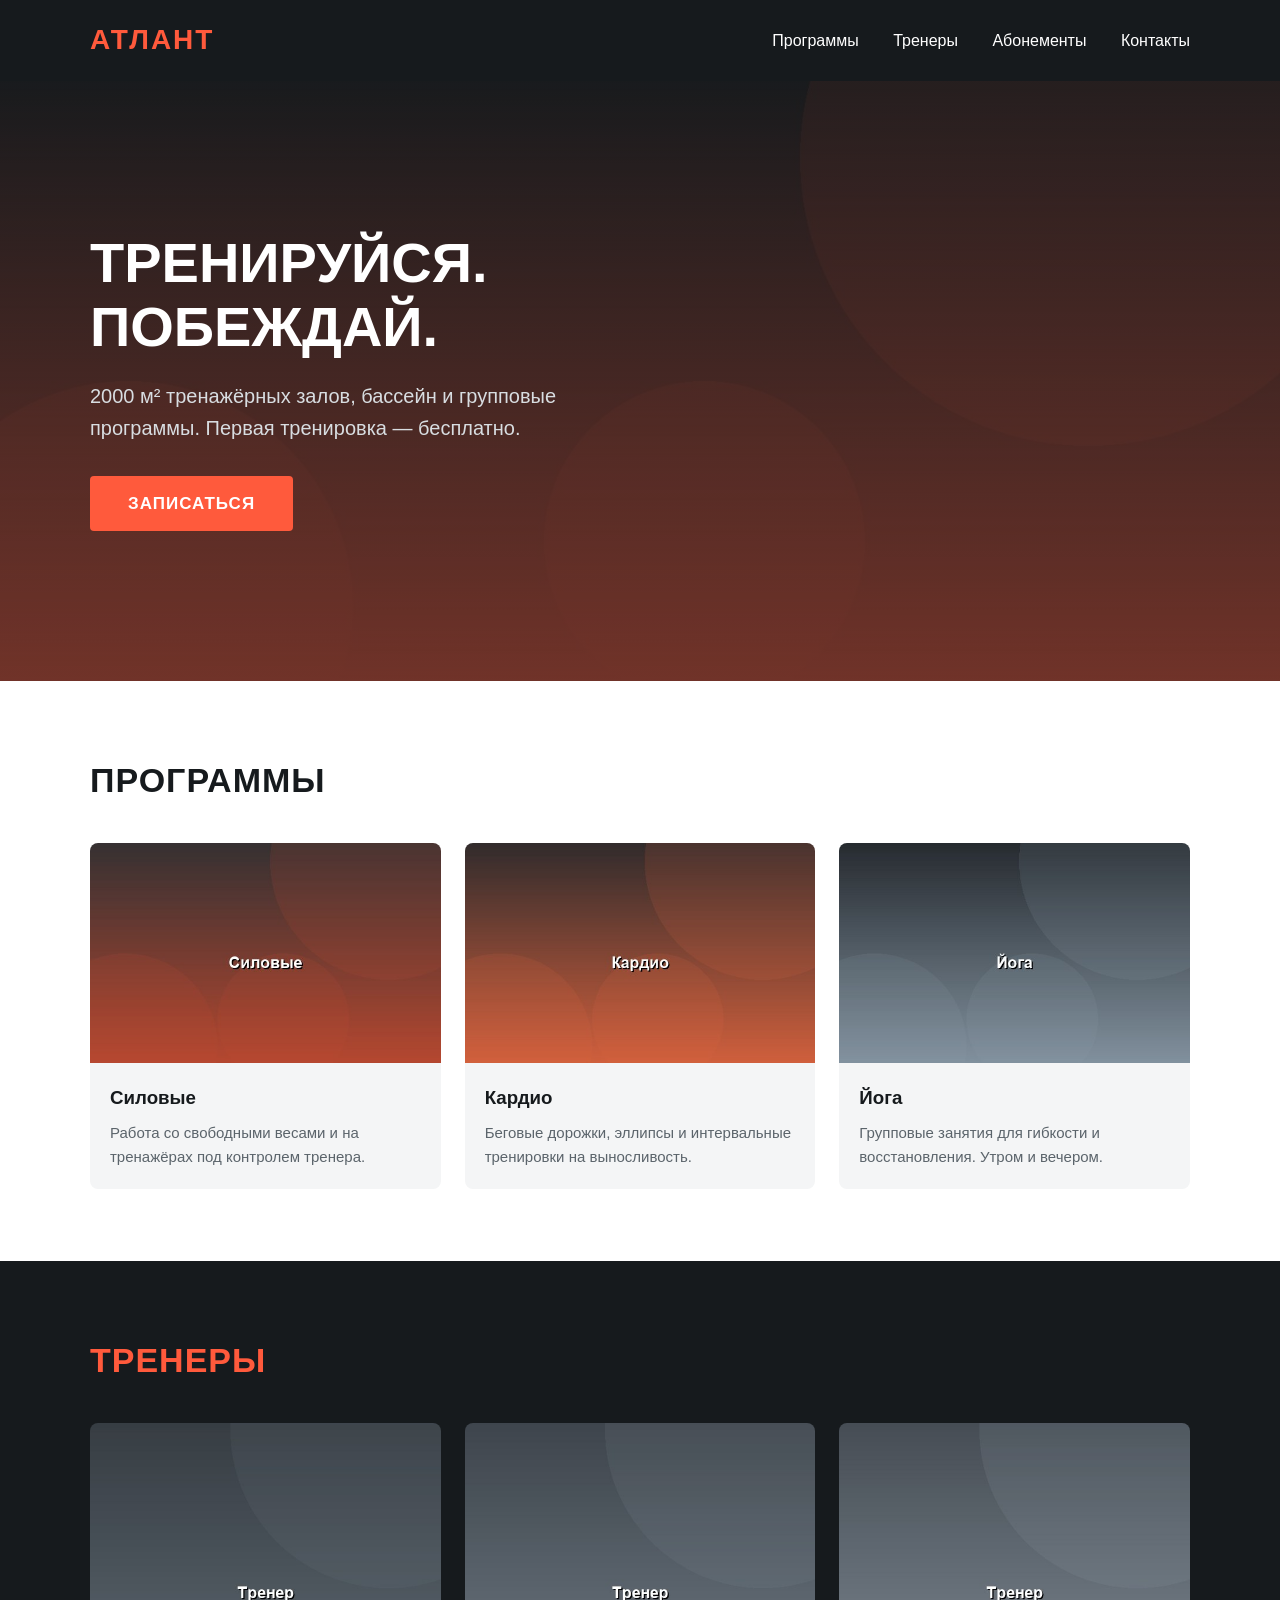
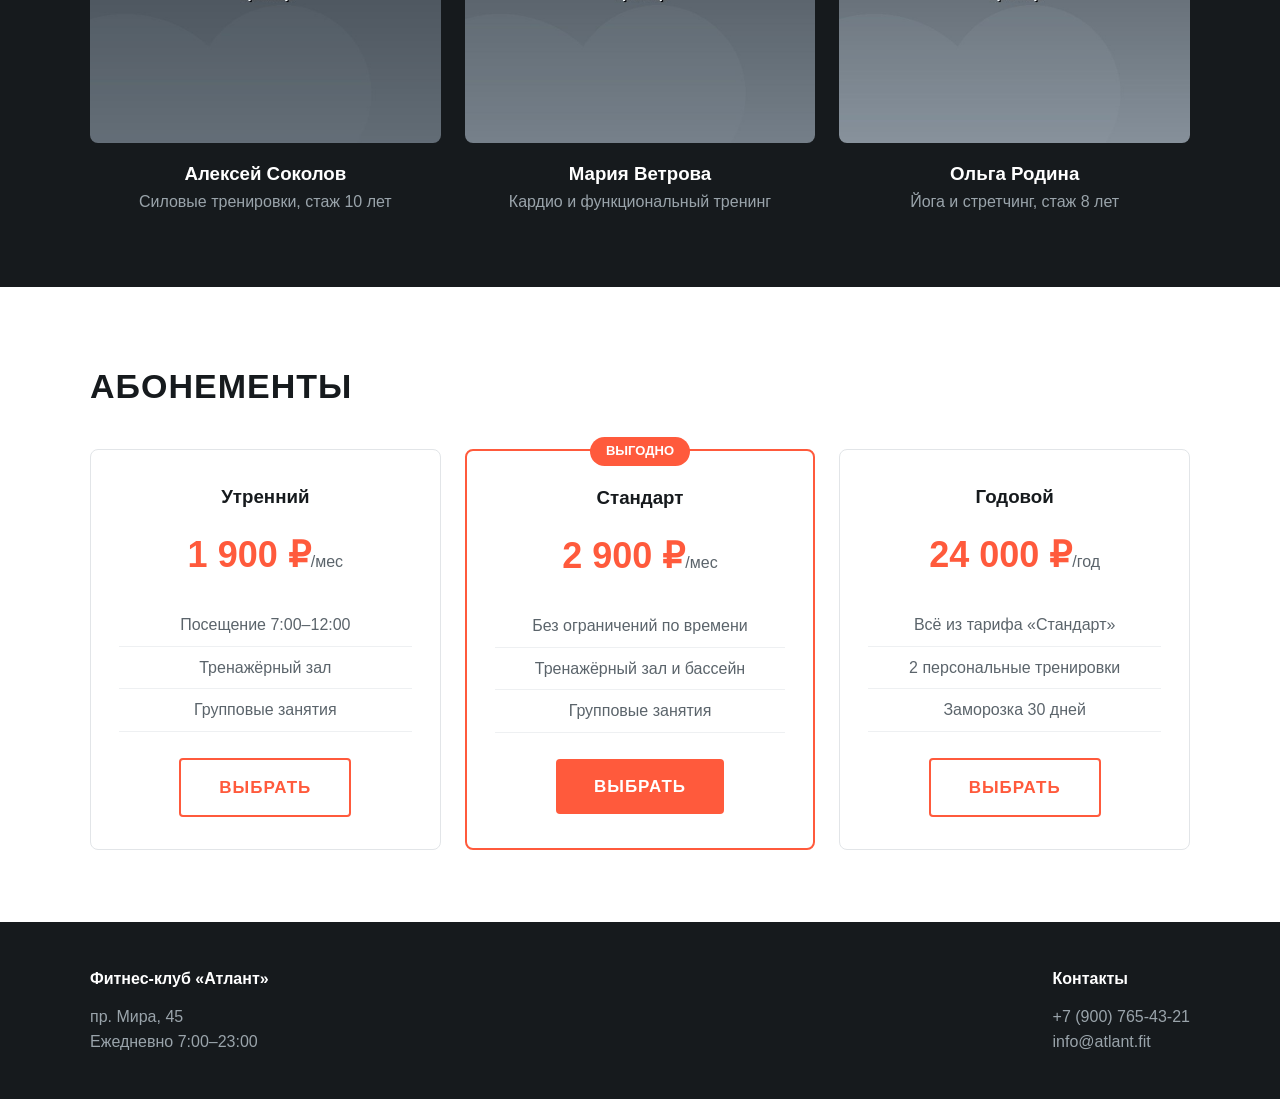
<file: index.html>
<!DOCTYPE html>
<html lang="ru">
<head>
<meta charset="UTF-8">
<meta name="viewport" content="width=device-width, initial-scale=1.0">
<title>Фитнес-клуб «Атлант»</title>
<link rel="stylesheet" href="style.css">
</head>
<body>

<header class="header">
  <div class="container header-inner">
    <a href="#" class="logo">Атлант</a>
    <nav class="nav">
      <a href="#programs">Программы</a>
      <a href="#trainers">Тренеры</a>
      <a href="#prices">Абонементы</a>
      <a href="#contacts">Контакты</a>
    </nav>
  </div>
</header>

<section class="hero">
  <div class="container">
    <h1>Тренируйся.<br>Побеждай.</h1>
    <p>2000 м² тренажёрных залов, бассейн и групповые программы. Первая тренировка — бесплатно.</p>
    <a href="#prices" class="btn">Записаться</a>
  </div>
</section>

<section class="section" id="programs">
  <div class="container">
    <h2>Программы</h2>
    <div class="cards">
      <article class="card">
        <img src="strength.jpg" alt="Силовые тренировки">
        <div class="card-body">
          <h3>Силовые</h3>
          <p>Работа со свободными весами и на тренажёрах под контролем тренера.</p>
        </div>
      </article>
      <article class="card">
        <img src="cardio.jpg" alt="Кардиотренировки">
        <div class="card-body">
          <h3>Кардио</h3>
          <p>Беговые дорожки, эллипсы и интервальные тренировки на выносливость.</p>
        </div>
      </article>
      <article class="card">
        <img src="yoga.jpg" alt="Йога">
        <div class="card-body">
          <h3>Йога</h3>
          <p>Групповые занятия для гибкости и восстановления. Утром и вечером.</p>
        </div>
      </article>
    </div>
  </div>
</section>

<section class="section section-dark" id="trainers">
  <div class="container">
    <h2>Тренеры</h2>
    <div class="cards">
      <article class="trainer">
        <img src="trainer1.jpg" alt="Тренер Алексей Соколов">
        <h3>Алексей Соколов</h3>
        <p>Силовые тренировки, стаж 10 лет</p>
      </article>
      <article class="trainer">
        <img src="trainer2.jpg" alt="Тренер Мария Ветрова">
        <h3>Мария Ветрова</h3>
        <p>Кардио и функциональный тренинг</p>
      </article>
      <article class="trainer">
        <img src="trainer3.jpg" alt="Тренер Ольга Родина">
        <h3>Ольга Родина</h3>
        <p>Йога и стретчинг, стаж 8 лет</p>
      </article>
    </div>
  </div>
</section>

<section class="section" id="prices">
  <div class="container">
    <h2>Абонементы</h2>
    <div class="cards">
      <div class="price-card">
        <h3>Утренний</h3>
        <div class="price-value">1 900 ₽<span>/мес</span></div>
        <ul>
          <li>Посещение 7:00–12:00</li>
          <li>Тренажёрный зал</li>
          <li>Групповые занятия</li>
        </ul>
        <a href="#" class="btn btn-outline">Выбрать</a>
      </div>
      <div class="price-card price-card-hit">
        <div class="hit-badge">Выгодно</div>
        <h3>Стандарт</h3>
        <div class="price-value">2 900 ₽<span>/мес</span></div>
        <ul>
          <li>Без ограничений по времени</li>
          <li>Тренажёрный зал и бассейн</li>
          <li>Групповые занятия</li>
        </ul>
        <a href="#" class="btn">Выбрать</a>
      </div>
      <div class="price-card">
        <h3>Годовой</h3>
        <div class="price-value">24 000 ₽<span>/год</span></div>
        <ul>
          <li>Всё из тарифа «Стандарт»</li>
          <li>2 персональные тренировки</li>
          <li>Заморозка 30 дней</li>
        </ul>
        <a href="#" class="btn btn-outline">Выбрать</a>
      </div>
    </div>
  </div>
</section>

<footer class="footer" id="contacts">
  <div class="container footer-inner">
    <div>
      <h4>Фитнес-клуб «Атлант»</h4>
      <p>пр. Мира, 45<br>Ежедневно 7:00–23:00</p>
    </div>
    <div>
      <h4>Контакты</h4>
      <p>+7 (900) 765-43-21<br>info@atlant.fit</p>
    </div>
  </div>
</footer>

</body>
</html>
</file>
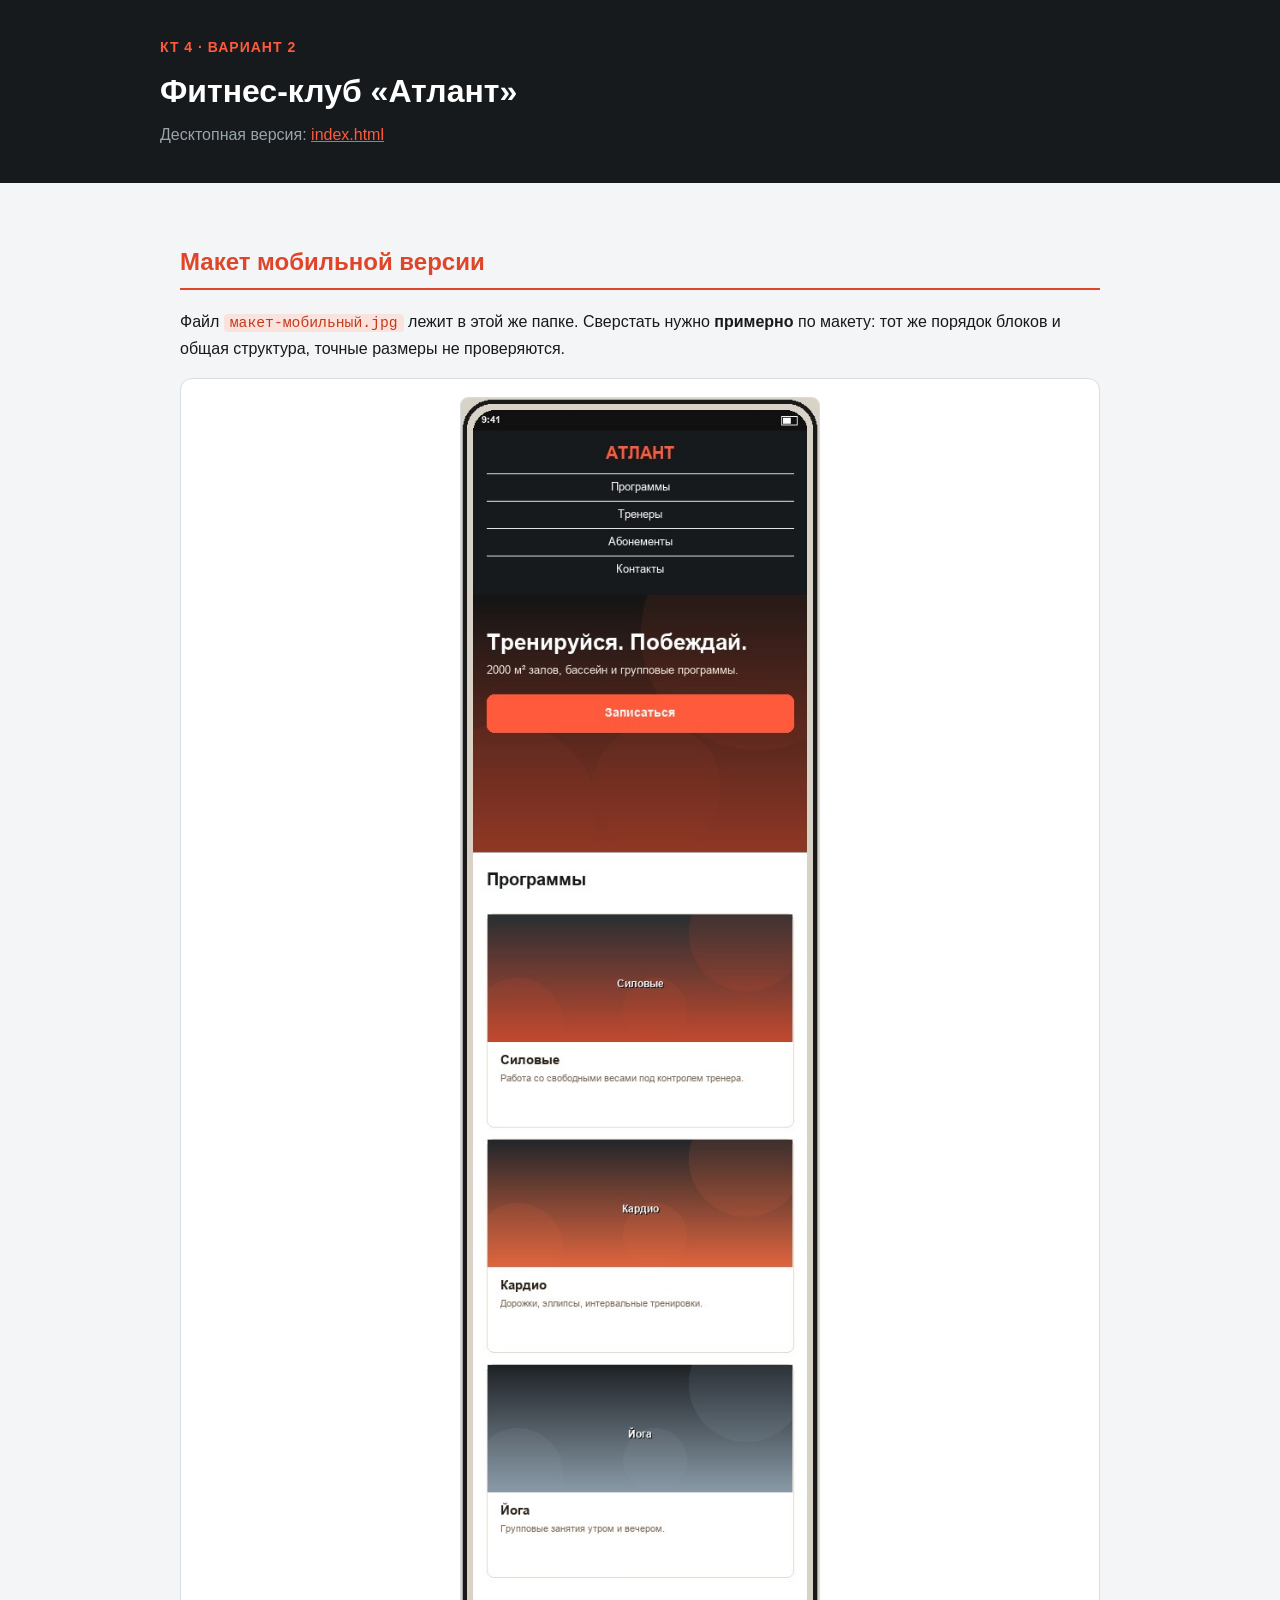
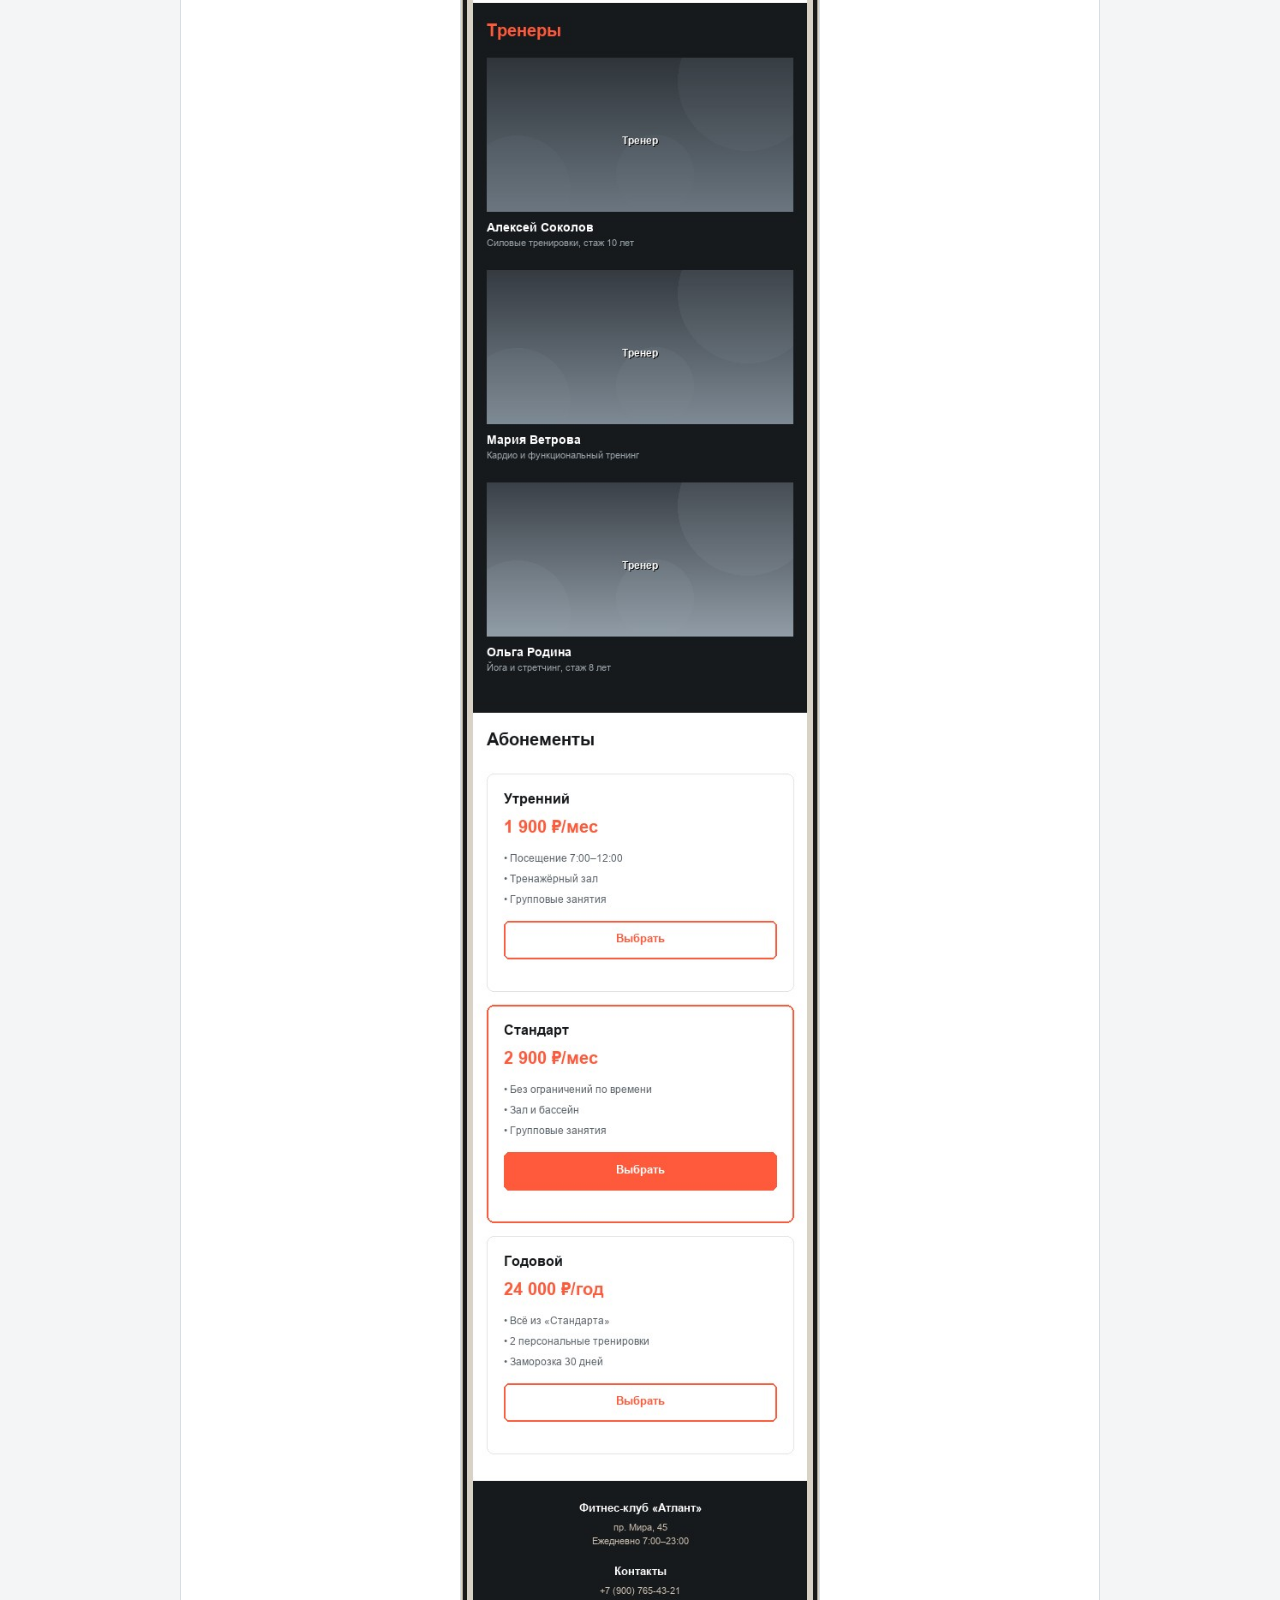
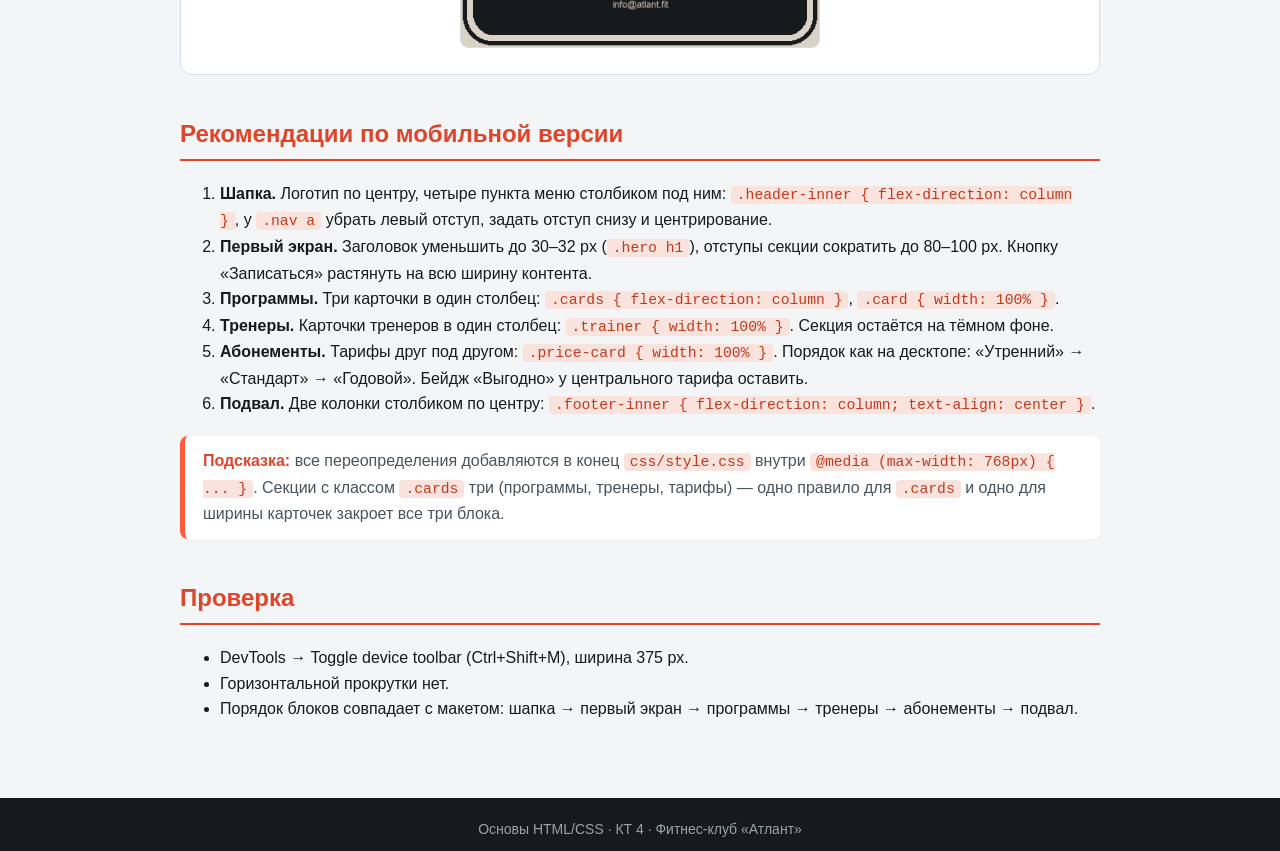
<file: задание.html>
<!DOCTYPE html>
<html lang="ru">
<head>
<meta charset="UTF-8">
<meta name="viewport" content="width=device-width, initial-scale=1.0">
<title>КТ 4. Фитнес-клуб «Атлант» — задание</title>
<style>
  * { box-sizing: border-box; }
  body { font-family: 'Segoe UI', sans-serif; background: #F4F5F6; color: #161A1D; margin: 0; line-height: 1.6; }
  header { background: #161A1D; color: #fff; padding: 36px 20px; }
  header .wrap, .wrap { max-width: 960px; margin: 0 auto; }
  header .sub { color: #FF5A3C; font-weight: bold; font-size: 14px; text-transform: uppercase; letter-spacing: 1px; }
  header h1 { margin: 8px 0 4px; font-size: 32px; }
  header p { color: #9AA4AB; margin: 0; }
  main.wrap { padding: 20px 20px 60px; }
  h2 { color: #E0452A; border-bottom: 2px solid #E0452A; padding-bottom: 6px; margin-top: 40px; }
  code.tag { background: #FBE3DD; color: #C23A1E; padding: 1px 6px; border-radius: 4px; font-family: Consolas, monospace; font-size: 0.92em; }
  .note { background: #fff; border-left: 5px solid #FF5A3C; border-radius: 8px; padding: 12px 18px; margin: 18px 0; color: #4A545B; }
  .note b { color: #E0452A; }
  .mockup { background: #fff; border: 1px solid #D8DDE1; border-radius: 12px; padding: 18px; margin: 12px 0; text-align: center; }
  .mockup img { max-width: 360px; width: 100%; border: 1px solid #D8DDE1; border-radius: 8px; }
  footer { background: #161A1D; color: #9AA4AB; text-align: center; padding: 20px; font-size: 14px; }
  a { color: #E0452A; }
</style>
</head>
<body>

<header>
  <div class="wrap">
    <div class="sub">КТ 4 · Вариант 2</div>
    <h1>Фитнес-клуб «Атлант»</h1>
    <p>Десктопная версия: <a href="index.html" style="color:#FF5A3C">index.html</a></p>
  </div>
</header>

<main class="wrap">

<h2>Макет мобильной версии</h2>
<p>Файл <code class="tag">макет-мобильный.jpg</code> лежит в этой же папке. Сверстать нужно <b>примерно</b> по макету: тот же порядок блоков и общая структура, точные размеры не проверяются.</p>
<div class="mockup">
  <img src="макет-мобильный.jpg" alt="Макет мобильной версии сайта фитнес-клуба">
</div>

<h2>Рекомендации по мобильной версии</h2>
<ol>
  <li><b>Шапка.</b> Логотип по центру, четыре пункта меню столбиком под ним: <code class="tag">.header-inner { flex-direction: column }</code>, у <code class="tag">.nav a</code> убрать левый отступ, задать отступ снизу и центрирование.</li>
  <li><b>Первый экран.</b> Заголовок уменьшить до 30–32 px (<code class="tag">.hero h1</code>), отступы секции сократить до 80–100 px. Кнопку «Записаться» растянуть на всю ширину контента.</li>
  <li><b>Программы.</b> Три карточки в один столбец: <code class="tag">.cards { flex-direction: column }</code>, <code class="tag">.card { width: 100% }</code>.</li>
  <li><b>Тренеры.</b> Карточки тренеров в один столбец: <code class="tag">.trainer { width: 100% }</code>. Секция остаётся на тёмном фоне.</li>
  <li><b>Абонементы.</b> Тарифы друг под другом: <code class="tag">.price-card { width: 100% }</code>. Порядок как на десктопе: «Утренний» → «Стандарт» → «Годовой». Бейдж «Выгодно» у центрального тарифа оставить.</li>
  <li><b>Подвал.</b> Две колонки столбиком по центру: <code class="tag">.footer-inner { flex-direction: column; text-align: center }</code>.</li>
</ol>

<div class="note">
  <b>Подсказка:</b> все переопределения добавляются в конец <code class="tag">css/style.css</code> внутри <code class="tag">@media (max-width: 768px) { ... }</code>. Секции с классом <code class="tag">.cards</code> три (программы, тренеры, тарифы) — одно правило для <code class="tag">.cards</code> и одно для ширины карточек закроет все три блока.
</div>

<h2>Проверка</h2>
<ul>
  <li>DevTools → Toggle device toolbar (Ctrl+Shift+M), ширина 375 px.</li>
  <li>Горизонтальной прокрутки нет.</li>
  <li>Порядок блоков совпадает с макетом: шапка → первый экран → программы → тренеры → абонементы → подвал.</li>
</ul>

</main>

<footer>Основы HTML/CSS · КТ 4 · Фитнес-клуб «Атлант»</footer>

</body>
</html>
</file>
<file: style.css>
/* Фитнес-клуб «Атлант» — десктопная версия */
* { box-sizing: border-box; margin: 0; padding: 0; }

body {
  font-family: 'Segoe UI', Arial, sans-serif;
  color: #161A1D;
  background: #FFFFFF;
  line-height: 1.6;
}

.container {
  max-width: 1140px;
  margin: 0 auto;
  padding: 0 20px;
}

/* Шапка */
.header {
  background: #161A1D;
  padding: 18px 0;
}

.header-inner {
  display: flex;
  justify-content: space-between;
  align-items: center;
}

.logo {
  color: #FF5A3C;
  font-size: 28px;
  font-weight: bold;
  text-decoration: none;
  text-transform: uppercase;
  letter-spacing: 2px;
}

.nav a {
  color: #FFFFFF;
  text-decoration: none;
  margin-left: 30px;
  font-size: 16px;
}

.nav a:hover { color: #FF5A3C; }

/* Первый экран */
.hero {
  background: linear-gradient(rgba(22, 26, 29, 0.6), rgba(22, 26, 29, 0.6)), url('hero.jpg') center/cover no-repeat;
  color: #fff;
  padding: 150px 0;
}

.hero h1 {
  font-size: 56px;
  line-height: 1.15;
  text-transform: uppercase;
  margin-bottom: 20px;
}

.hero p {
  font-size: 20px;
  max-width: 560px;
  margin-bottom: 32px;
  color: #D8DDE1;
}

.btn {
  display: inline-block;
  background: #FF5A3C;
  color: #fff;
  text-decoration: none;
  padding: 14px 38px;
  border-radius: 4px;
  font-size: 17px;
  font-weight: bold;
  text-transform: uppercase;
  letter-spacing: 1px;
}

.btn:hover { background: #E0452A; }

.btn-outline {
  background: transparent;
  border: 2px solid #FF5A3C;
  color: #FF5A3C;
}

.btn-outline:hover {
  background: #FF5A3C;
  color: #fff;
}

/* Секции */
.section { padding: 72px 0; }

.section-dark {
  background: #161A1D;
  color: #fff;
}

h2 {
  font-size: 34px;
  text-transform: uppercase;
  letter-spacing: 1px;
  margin-bottom: 36px;
}

.section-dark h2 { color: #FF5A3C; }

/* Карточки программ */
.cards {
  display: flex;
  gap: 24px;
}

.card {
  background: #F4F5F6;
  border-radius: 8px;
  overflow: hidden;
  width: calc(33.333% - 16px);
}

.card img {
  width: 100%;
  height: 220px;
  object-fit: cover;
  display: block;
}

.card-body { padding: 20px; }

.card-body p {
  color: #5B646B;
  font-size: 15px;
  margin-top: 8px;
}

/* Тренеры */
.trainer {
  width: calc(33.333% - 16px);
  text-align: center;
}

.trainer img {
  width: 100%;
  height: 320px;
  object-fit: cover;
  border-radius: 8px;
  display: block;
  margin-bottom: 16px;
}

.trainer p { color: #9AA4AB; }

/* Тарифы */
.price-card {
  width: calc(33.333% - 16px);
  border: 1px solid #E2E5E8;
  border-radius: 8px;
  padding: 32px 28px;
  text-align: center;
  position: relative;
}

.price-card-hit {
  border: 2px solid #FF5A3C;
}

.hit-badge {
  position: absolute;
  top: -14px;
  left: 50%;
  transform: translateX(-50%);
  background: #FF5A3C;
  color: #fff;
  font-size: 13px;
  font-weight: bold;
  padding: 4px 16px;
  border-radius: 20px;
  text-transform: uppercase;
}

.price-value {
  font-size: 36px;
  font-weight: bold;
  color: #FF5A3C;
  margin: 14px 0 20px;
}

.price-value span {
  font-size: 16px;
  color: #5B646B;
  font-weight: normal;
}

.price-card ul {
  list-style: none;
  margin-bottom: 26px;
}

.price-card li {
  padding: 8px 0;
  border-bottom: 1px solid #EEF0F2;
  color: #5B646B;
}

/* Подвал */
.footer {
  background: #161A1D;
  color: #9AA4AB;
  padding: 44px 0;
}

.footer-inner {
  display: flex;
  justify-content: space-between;
  gap: 24px;
}

.footer h4 {
  color: #fff;
  margin-bottom: 12px;
}
/* АДАПТИВНАЯ ВЕРСТКА ДЛЯ ТЕЛЕФОНОВ */
@media screen and (max-width: 767px) {

/* Шапка */
.header {
padding: 16px 0;
}

.header-inner {
flex-direction: column;
gap: 16px;
}

.logo {
font-size: 26px;
}

.nav {
display: flex;
flex-wrap: wrap;
justify-content: center;
gap: 12px 18px;
}

.nav a {
margin-left: 0;
font-size: 14px;
}

/* Первый экран */
.hero {
padding: 80px 0;
background-position: center;
}

.hero h1 {
font-size: 36px;
margin-bottom: 16px;
}

.hero p {
font-size: 16px;
margin-bottom: 24px;
}

.btn {
padding: 12px 24px;
font-size: 14px;
}

/* Секции */
.section {
padding: 48px 0;
}

h2 {
font-size: 26px;
margin-bottom: 28px;
}

/* Карточки */
.cards {
flex-direction: column;
gap: 24px;
}

.card,
.trainer,
.price-card {
width: 100%;
}

.card img {
height: 220px;
}

.card-body {
padding: 18px;
}

.card-body p {
font-size: 14px;
}

/* Тренеры */
.trainer img {
height: 300px;
}

.trainer p {
font-size: 14px;
}

/* Абонементы */
.price-card {
padding: 28px 20px;
}

.price-value {
font-size: 30px;
}

.price-value span {
font-size: 14px;
}

.price-card li {
font-size: 14px;
}

/* Подвал */
.footer {
padding: 32px 0;
}

.footer-inner {
flex-direction: column;
gap: 24px;
}

.footer p {
font-size: 14px;
}

}
</file>
